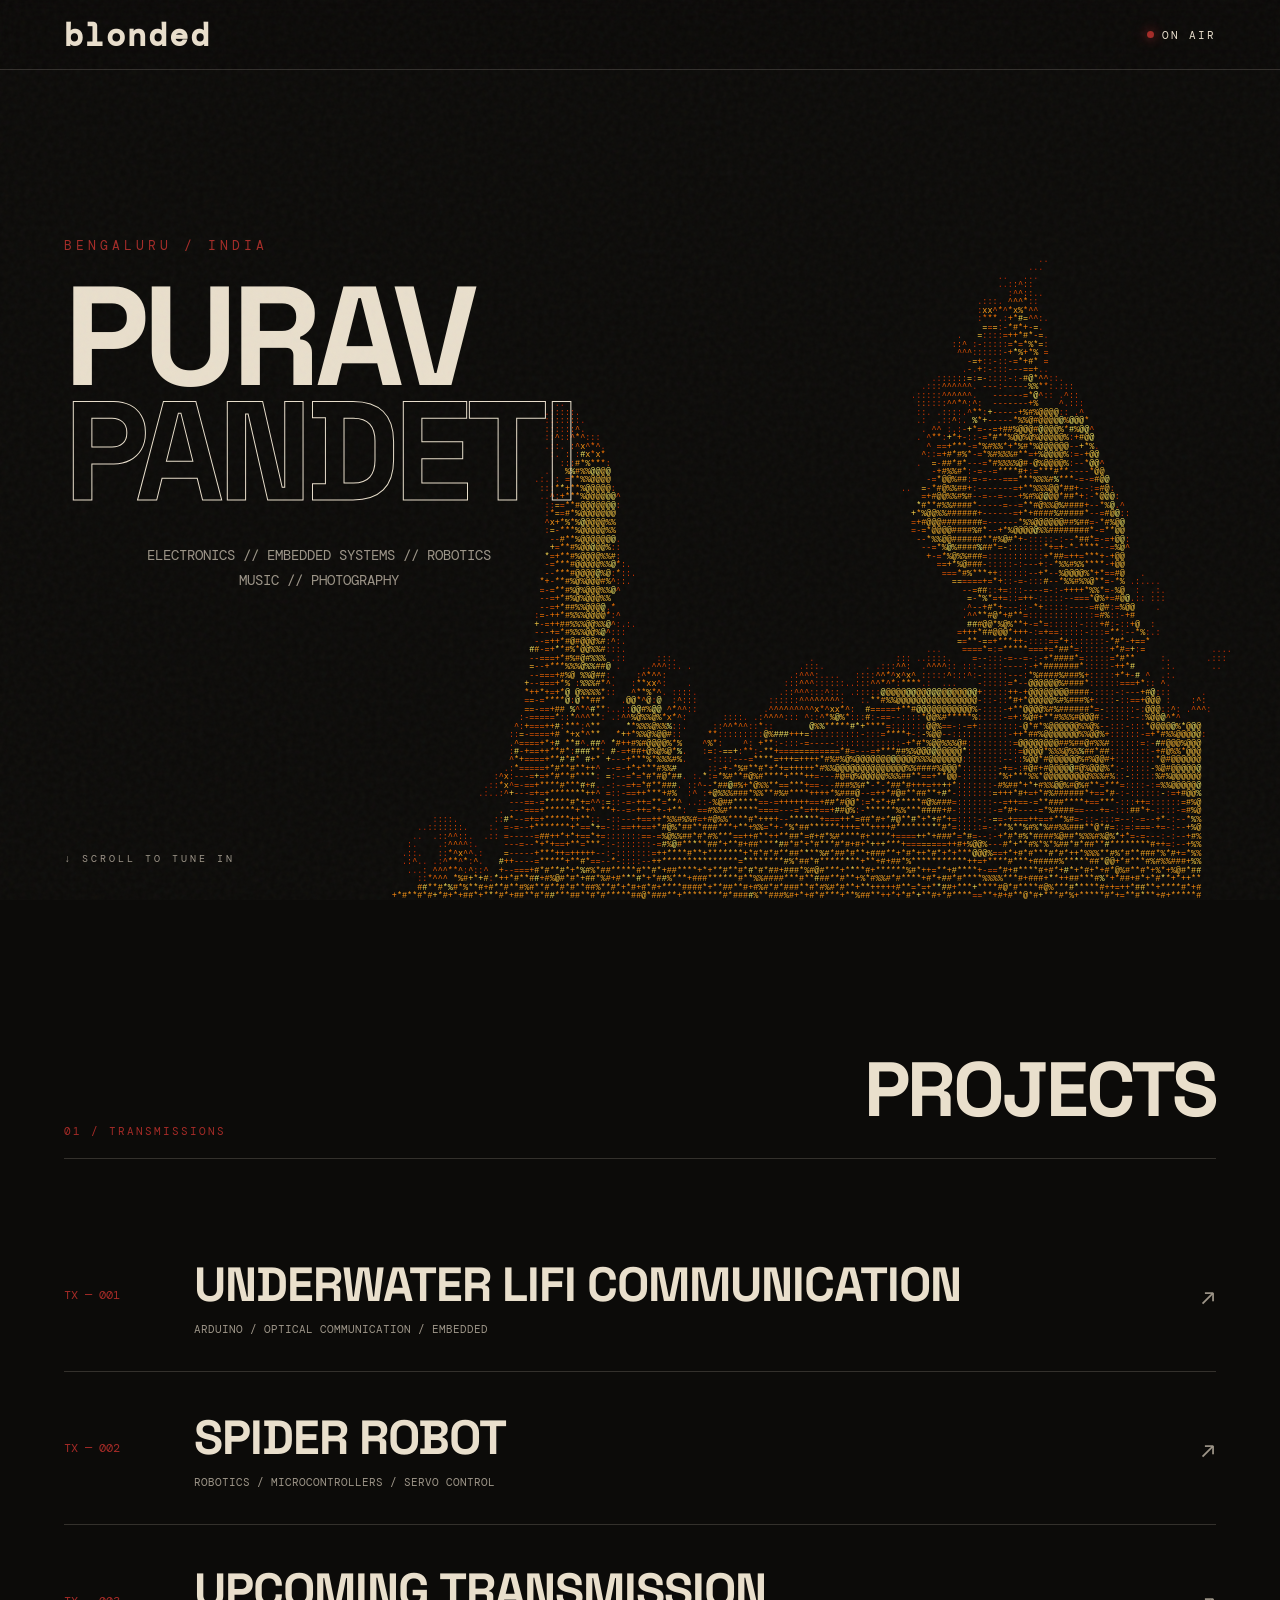
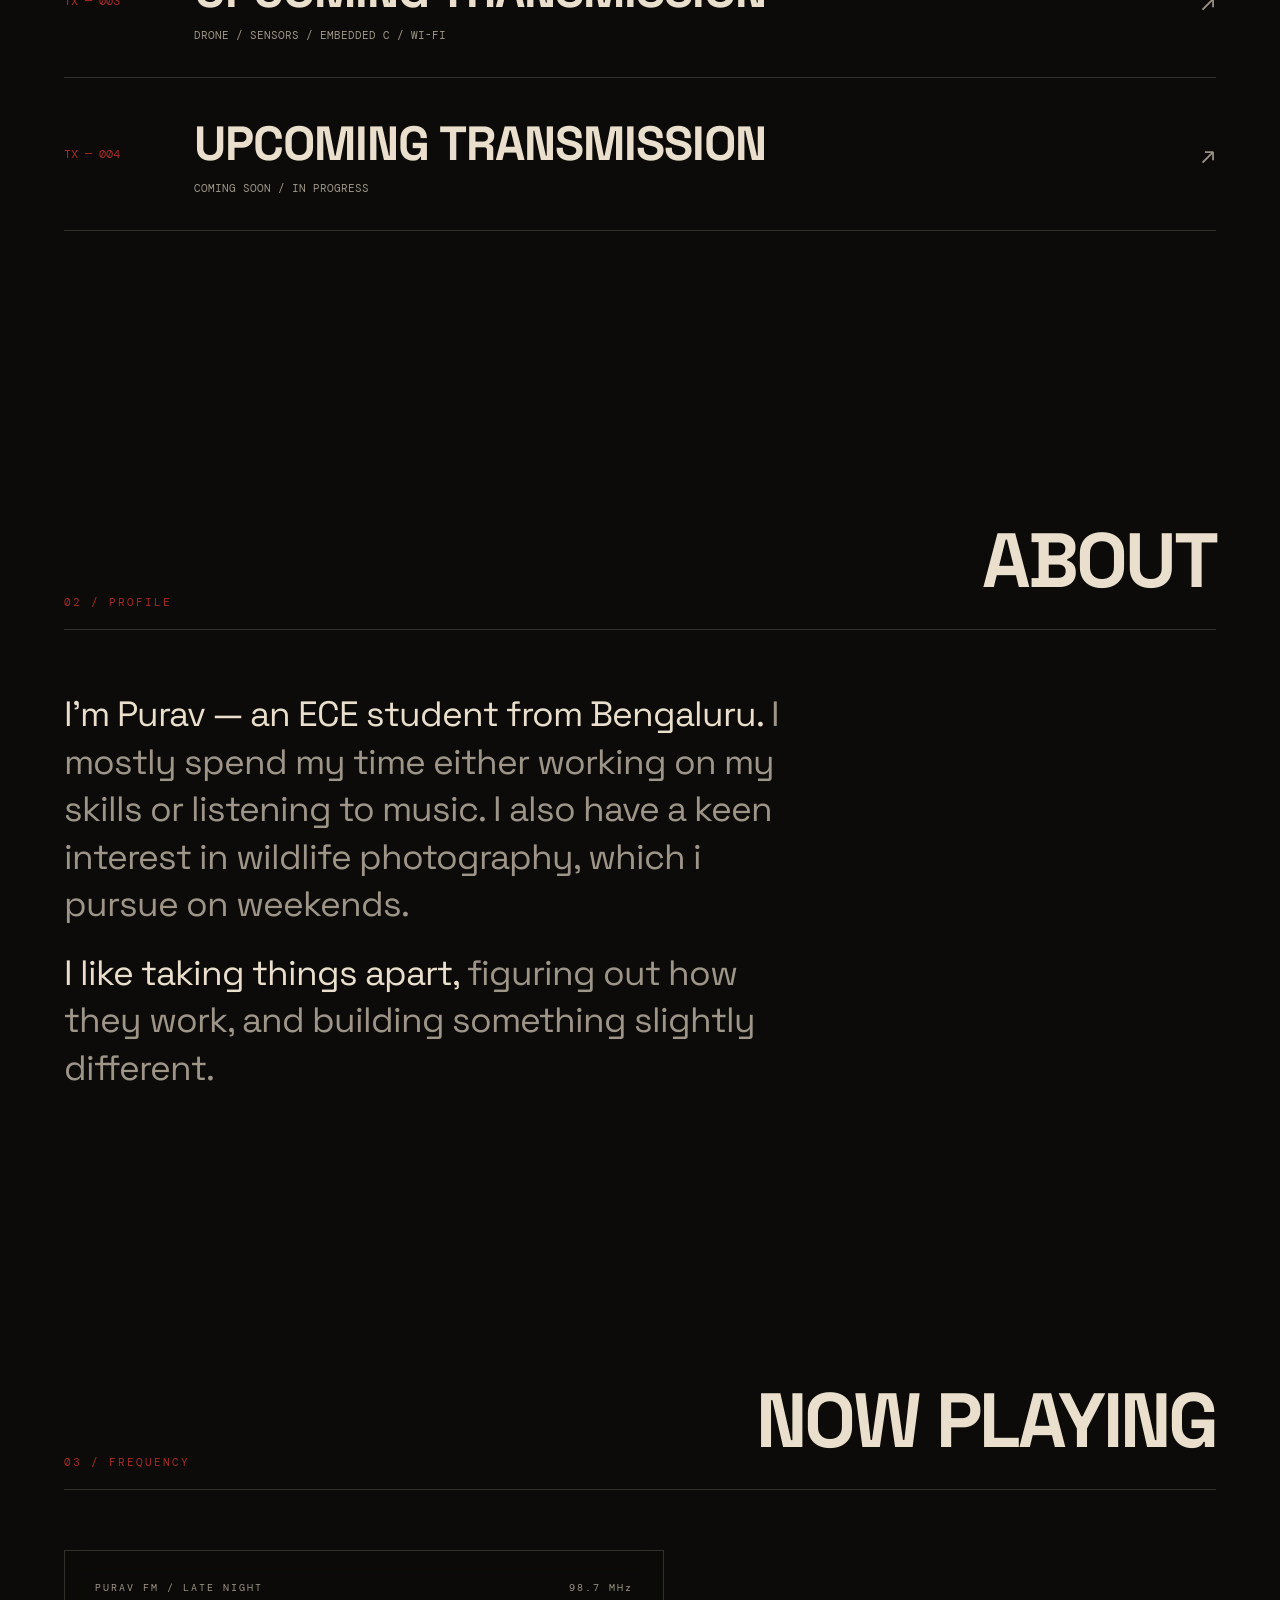
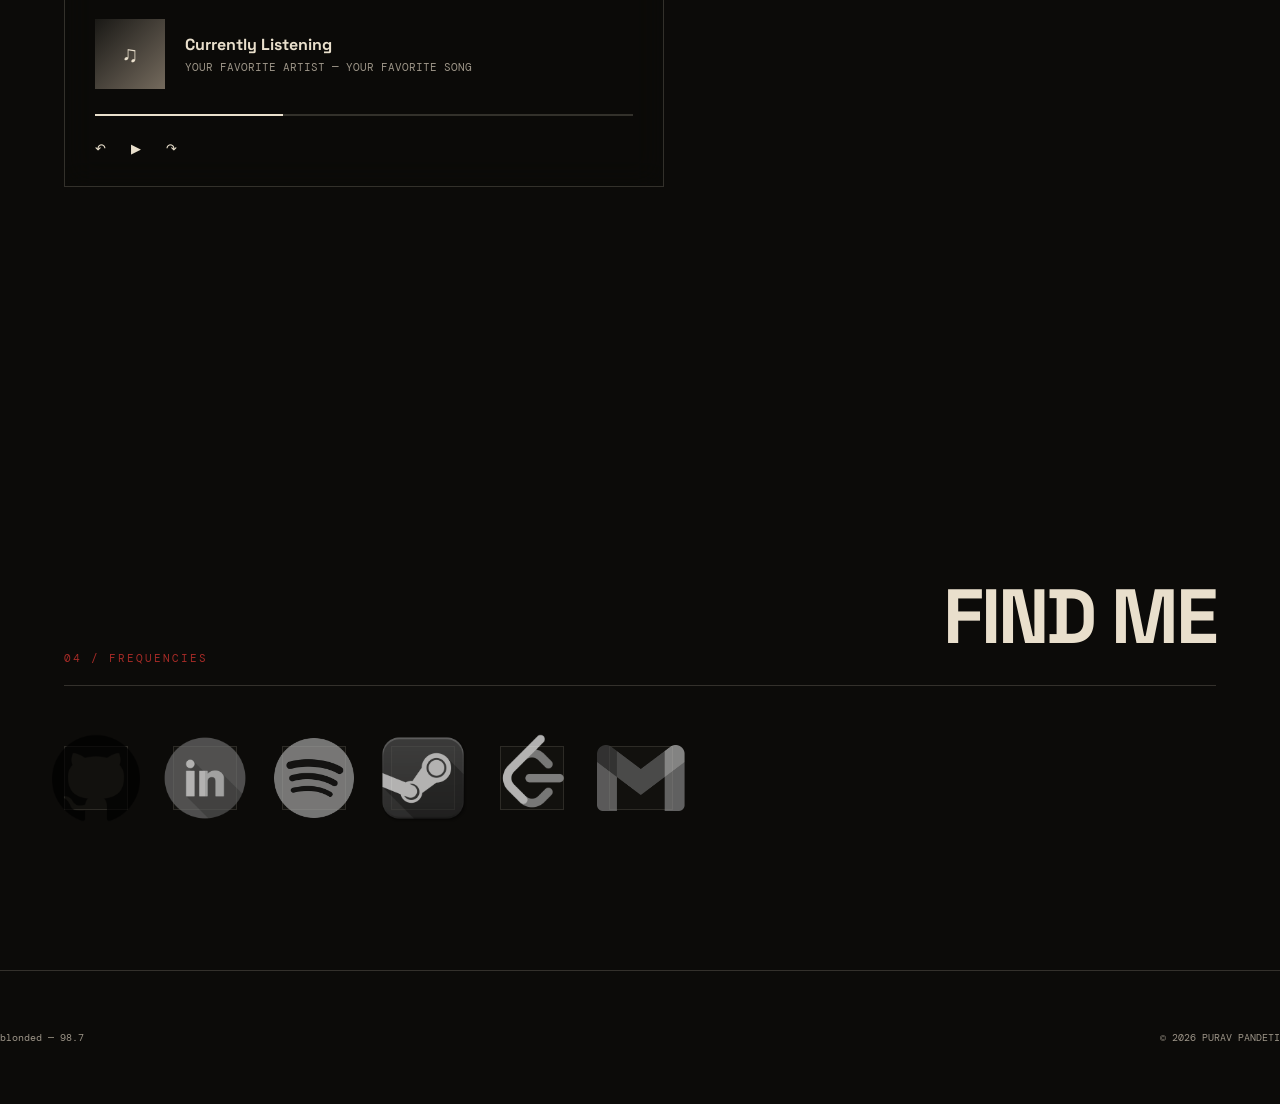
<file: starter1.html>
<!DOCTYPE html>
<html lang="en">
<head>
<meta charset="UTF-8">
<meta name="viewport" content="width=device-width, initial-scale=1.0">

<title>blonded</title>

<link rel="preconnect" href="https://fonts.googleapis.com">
<link rel="preconnect" href="https://fonts.gstatic.com" crossorigin>

<link href="https://fonts.googleapis.com/css2?family=DM+Mono:wght@400;500&family=Space+Grotesk:wght@400;500;600;700&display=swap" rel="stylesheet">
<link rel="stylesheet" href="style1.css">

</head>


<body>

<div class="grain"></div>
<div class="fire-wrap"><canvas id="fire" aria-hidden="true"></canvas></div>


<header>

<div class="station">
blonded
</div>

<div class="live">
<span class="live-dot"></span>
ON AIR
</div>

</header>


<main>

<section class="hero">

<div class="hero-content">

<div class="frequency">
BENGALURU / INDIA
</div>

<h1>
PURAV
<span>PANDETI</span>
</h1>

<p class="subtitle">
ELECTRONICS // EMBEDDED SYSTEMS // ROBOTICS
<br>
<span class="music-line">MUSIC // PHOTOGRAPHY</span>
</p>

</div>

<div class="scroll">
↓ SCROLL TO TUNE IN
</div>

</section>

<!-- TRANSMISSIONS -->

<section id="projects">

<div class="section-top">

<div class="section-number">
01 / TRANSMISSIONS
</div>

<h2 class="section-title">
Projects
</h2>

</div>


<div class="transmission">

<div class="transmission-number">
TX — 001
</div>

<div>

<h3>Underwater LiFi Communication</h3>

<p>ARDUINO / OPTICAL COMMUNICATION / EMBEDDED</p>

</div>

<div class="arrow">
↗
</div>

</div>


<div class="transmission">

<div class="transmission-number">
TX — 002
</div>

<div>

<h3>Spider Robot</h3>

<p>ROBOTICS / MICROCONTROLLERS / SERVO CONTROL</p>

</div>

<div class="arrow">
↗
</div>

</div>


<div class="transmission">

<div class="transmission-number">
TX — 003
</div>

<div>

<h3>Upcoming Transmission</h3>

<p>DRONE / SENSORS / EMBEDDED C / WI-FI</p>

</div>  

<div class="arrow">
↗
</div>

</div>


<div class="transmission">

<div class="transmission-number">
TX — 004
</div>

<div>

<h3>Upcoming Transmission</h3>

<p>COMING SOON / IN PROGRESS</p>

</div>

<div class="arrow">
↗
</div>

</div>

</section>

<!-- ABOUT -->

<section id="about">

<div class="section-top">

<div class="section-number">
02 / PROFILE
</div>

<h2 class="section-title">
About
</h2>

</div>


<div class="about">

<p>
I'm Purav — an ECE student from Bengaluru.
<span>I mostly spend my time either working on my skills or listening
  to music. I also have a keen interest in wildlife photography, which
  i pursue on weekends.

</span>
</p>

<br>

<p>
I like taking things apart,
<span>figuring out how they work,
and building something slightly different.</span>
</p>

</div>

</section>

<!-- MUSIC -->

<section>

<div class="section-top">

<div class="section-number">
03 / FREQUENCY
</div>

<h2 class="section-title">
Now playing
</h2>

</div>


<div class="player">

<div class="player-top">

<div class="player-label">
PURAV FM / LATE NIGHT
</div>

<div class="player-label">
98.7 MHz
</div>

</div>


<div class="album">

<div class="album-art">
♫
</div>

<div class="song">

<h3>Currently Listening</h3>

<p>YOUR FAVORITE ARTIST — YOUR FAVORITE SONG</p>

</div>

</div>


<div class="progress">
<span></span>
</div>


<div class="controls">

<button>↶</button>
<button>▶</button>
<button>↷</button>

</div>

</div>

</section>


<!-- SOCIAL -->

<section class="frequencies">

    <div class="section-top">
        <div class="section-number">04 / FREQUENCIES</div>
        <h2 class="section-title">Find me</h2>
    </div>

    <div class="socials">

        <a class="social" href="https://github.com/YOUR_USERNAME" target="_blank">
            <img src="icons/github.png" alt="GitHub">
        </a>

        <a class="social" href="https://linkedin.com/in/YOUR_USERNAME" target="_blank">
            <img src="icons/linkedin.png" alt="LinkedIn">
        </a>

        <a class="social" href="https://open.spotify.com/" target="_blank">
            <img src="icons/spotify.png" alt="Spotify">
        </a>

        <a class="social" href="https://steamcommunity.com/" target="_blank">
            <img src="icons/steam.png" alt="Steam">
        </a>

        <a class="social" href="https://leetcode.com/" target="_blank">
            <img src="icons/Leetcode.png" alt="LeetCode">
        </a>

        <a class="social" href="mailto:your@email.com">
            <img src="icons/gmail.png" alt="Email">
        </a>

    </div>

</section>


</main>


<footer>

<div>
 blonded — 98.7
</div>


<div>
© 2026 PURAV PANDETI
</div>

</footer>
<script>
(()=>{
const G=`0000000000000000000000000000000000000000000000000000000000000000000000000000000000000000000000000000000000000000000000000046520000000000000000000000000000000000
0000000000000000000000000000000000000000000000000000000000000000000000000000000000000000000000000000000000000000000002321266542200000000000000000000000000000000
0000000000000000000000000000000000000000000000000000000000000000000000000000000000000000000000000000000000000000000021111244575220000000000000000000000000000000
0000000000000000000000000000000000000000000000000000000000000000000000000000000000000000000000000000000000000000000121111125358520000000000000000000000000000000
000000000000000000000000000000000000000000000000000000000000000000000000000000000000000000000000000000000000000000011111124fg46803000000000000000000000000000000
0000000000000000000000000000000000000000000000000000000000000000000000000000000000000000000000000000000000000000002241111123537603000000000000000000000000000000
0000000000000000000000000000000000000000000000000000000000000000000000000000000000000000000000000000000000000000002041111122233400000000000000000000000000000000
0000000000000000000000000000000000000000000000000000000000000000000000000000000000000000000000000000000000000000002022111121279600000000000000000000000000000000
0000000000000000000000000000000000000000000000000000000000000000000000000000000000000000000000000000000000000000000002221222228h00000000000000000000000000000000
0000000000000000000000000000000000000000000000000000000000000000000000000000000000000000000000000000000000000000000000022222236h00000000000000000000000000000000
0000000000000000000000000000000000000000000000000000000000000000000000000000000000000000000000000000000000000000000000022222224h00000000000000000000000000000000
0000000000000000000000000000000000000000000000000000000000000000000000000000000000000000000000000000000000000000000000322222ehhhi9990000000000000000000000000000
0000000000000000000000000000000000000000000000000000000000000000000000000000000000000000000000000000000000000000000553222226ghigii999hi9900000000000000000000000
0000000000000000000000000000000000000000000000000000000000000000000000000000000000000000000000000000000000000000023432234gg8999gh9998658990000000000000000000000
00000000000000000000000000000000000000000000000000000000000000000000000000000000000000000000000000000000000000344211235g55h99h9h99999814798000000000000000000000
00000000000000000000000000000000000000000000000000000000000000000000000000000000000000000000000000000000000033455523fgghh646875899999922368000000000000000000000
00000000000000000000000000000000000000600000000000000000000000000000000000000000000000000000000000000000000034fffh6235ghhhh7653489999812249900000000000000000000
00000000000000000000000000000000000007680000000000000000000000000000000000000000000000000000000000000000000225ggge22235ghhh8972989iii712259900000000000000000000
0000000000000000000000000000000000087788999900000000000000000000000000000000000000000000000000000000000000024gih751222235fff64136ffg5522226990000000000000000000
000000000000000000000000000000000003468899990000000000000000000000000000000000000000000000000000000000000023fhih77122222223356688hgh5552223799000000000000000000
000000000000000000000000000000000044668999990000000000000000000000000000000000000000000000000000000000000225gih8774122222223466hhii95674221379000000000000000000
00000000000000000000000000000000004556899999900000000000000000000000000000000000000000000000000000000000034ghhh77772222222224gghiiii6776412599900000000000000000
000000000000000000000000000000000236569999999000000000000000000000000000000000000000000000000000000000004555gh877775222223223efghhhi7777742268900000000000000000
00000000000000000000000000000000023758999999900000000000000000000000000000000000000000000000000000000003589987777777422222234eff7778777776213g990000000000000000
000000000000000000000000000000000458689999988000000000000000000000000000000000000000000000000000000000034gi9i77777777322222268899999977776325gh99000000000000000
00000000000000000000000000000000226668999998800000000000000000000000000000000000000000000000000000000003236hii87777775224689999888777777775235699000000000000000
00000000000000000000000000000000226568999999800000000000000000000000000000000000000000000000000000000000224ghii7777776578875421111121125776323499000000000000000
0000000000000000000000000000000023657899999800000000000000000000000000000000000000000000000000000000000002236hi8777777653111111115434242566622389000000000000000
00000000000000000000000000000004346678999988700000000000000000000000000000000000000000000000000000000000003236hi8777721111111111136773443566424h9000000000000000
000000000000000000000000000000022566799999889000000000000000000000000000000000000000000000000000000000000000334gh977721111121122412688788656624h9000000000000000
00000000000000000000000000000002255679999989000000000000000000000000000000000000000000000000000000000000000003336786664311111122442289999864633g9000000000000000
0000000000000000000000000000004425568989997800000000000000000000000000000000000000000000000000000000000000000002233334364112221117225887888553268000000000000000
0000000000000000000000000000003236578989998890000000000000000000000000000000000000000000000000000000000000000000022377114311122223212444458853279000000000000000
00000000000000000000000000000022346789899988000000000000000000000000000000000000000000000000000000000000000000000022586343113442111112233369843g9900000000000000
0000000000000000000000000000002234577889998000000000000000000000000000000000000000000000000000000000000000000000000224754222112641111122223797138990000000000000
00000000000000000000000000000032446788899880000000000000000000000000000000000000000000000000000000000000000000000000fghh6475631111111111111378112470000000000000
000000000000000000000000000003224477888998880000000000000000000000000000000000000000000000000000000000000000000000gghhhgh986542353111111111147121149000000000000
000000000000000000000000000002224367888998800000000000000000000000000000000000000000000000000000000000000000000034445gghh964442134231111111113651225800000000000
0000000000000000000000000000022344679799987000000000000000000000000000000000000000000000000000000000000000000000235522345654321111335411111112575233360000000000
0000000000000000000000000000562344678699887000000000000000000000000000000000000000000000000000000000000000000000033335312566563334357752111111467330300000000000
0000000000000000000000000000223334678797878000000000000000000000000000000000000000000000000000000000000000000000000321111222232124577776311111357650000000000000
0000000000000000000000000000222456688898877800000000000000000000000000000000000000000000000000000000000000000000000021111122212457777777611111244650000000000000
0000000000000000000000000000222334688088877000000000000000000000000000000000000000000000000000000000000000000000000021111122116877777777741111145425000000000000
0000000000000000000000000003223334580088876000000000000000000000000000000000000000000000000000000000000000000000000021111135229999998777761111113334000000000000
0000000000000000000000000005444434690988876000000000000000000000000000000000000000000000000000000999999999999999999941111144239999999977772111111222479000000000
0000000000000000000000000003223455680805776000099009090000000000000000000000000000000000000000065788999999999999999921111165469999987777774111111133399900000000
000000000000000000000000000332334770600066600000997799000000000000000000000000000000000000000073333345679999999999982111124559999hf77777776311111112199900000000
0000000000000000000000000002333335005000660000008888980000000000000000000000000000000000000000512332211115998655556711111234189gfggghhgghhh711111111189990000000
000000000000000000000000000433334505500066000004588888870000000000000000000000000008876656664356653111111199833212241111111129575899999ihhhh211111111f99999hf999
0000000000000000000000000022333345054000550006346888899700000000000000000098655443211111111111111356664211899221111111111114467589999999hhhhh411111123457hiiii99
000000000000000000000000002333454505550055004744787999985800000000000000036611111122222211111111111112467689988897111111111399999999hggghhghhf1111113124fiih8999
00000000000000000000000005233334556505555500523477498989560000031222300002ef33333333333336e3222345667788999999999411111111113999968ihiihgggggg1111111124gihh5999
000000000000000000000000064333345665650545032224655868886g00000211112223eedddddddddddefgg898999999999999888899999111111112211899g59ii9iihghiig411111111figiii999
00000000000000000000000005333334576675544002222464565788f00000011242587fefeeeddddddde78899999999999999887gggh999611111112d32179ge79i99ihihi99h511111111hhgii9999
000000000000000000000000022233345756755540021223536757hggg0000313fhgf57hhgeeeddddddd3222ghh88999998887765334efhh21111111fgfedgggfhh999iiiihh8gg11111111878999999
000000000000000000000000032234556655555440021223436656hgg0000022fhhhgg4ehhhfeddddd433222ggghh7424266fee444344ddd11111112hggfedeeghh998gh87f536563111111388999999
000000000000000000000000322233346645565440021123334556feg0000014hhhggggegge6787655544445gggh9123445ghgffgfffeed2111111124dddee345687677776433652111111111134799h
0000000000000000000000002222323455565543000211232443553ef0000012hhggggffe32234444443345ffgh95136454ffffffghhggg311111112234333235ggg75655433555111134311111135h9
000000000000000000000000222333456656545300654223234354236500033ghhgffeff5333322234344334eg9812feeeefggffffggfef21111111235f4222235ggggf33222432111575421111235hh
000000000000000000000006522343456656446500021122243344fggg8h734ghhg555ffe444422efeffe433344ddefffffghfffffgffef3111121123243334433456gg32112111322123223e21225hh
000000000000000000000003232245455565453343321133443335h98gggg6eggg554544gg35425geee6fffe544ddeed444eeeeeefffeef3111113215fgfghgggggghhggg55h6e3113133323321224gh
0000000000000000000000032222237544545433ed311111113323h98ggfggffgff5334fff444fffeedeee5hfffffeeeeef4323334effgg5367312124fffggggggghhggggggg89he46323222111224gh
0000000000000000000000022222244543345434fe21111111112368hgfffffeffffffefffffffffffffffeeeffffffffffefd3333333344748998222feffgggggggffffffff5gfefffffffe431224gg
0000000000000000000000022222245554434444422121111111334eeeeefeeeefffff4ffffffffggffffgeeeefgffffggffffffefeed444656999833eedeeeefffffffffhhgff78fgffggffgfe435gh
0000000000000000000000544222235666645576322252111122ddeeefefffeeeeeeede6feefefghfggfgffeeeffffffffffgggffeeeefffef443466eefeeffgffghgeefefffghh4fgfffghfggggefh8
00000000000000000000003223334eefffffffgggggeed5eeeffgffffffffeedeefffffeggfeefggffgghgfgfeeeefgffffffggffe4deffffffe4233ee4eeeeefeffffeeeefefefihffffffgffhheefe
0000000000000fggefeg0feefgffffeeghgfgffggfggffefeffffghgffffffffffffffffhhfggffffgffgggfffeedhfeggfffffeedeeefeeeffffghihefeeeeeedeedegfffffge45ggfgffffffffeeee
000000gggfffggfgffeeeeffffghgfffffffffffggfeffeeffffgffffffffgffffggffgfgggfffffgffgfgggffeeefeeed445fededdfffe4effdd555ghffeeeegigfefffffffffdddfffgfffffffffef
0ffeffffffffffffeeeeeeffffffffffffffggffffffffffgfhfgfffffffffffffgggggghgffggggffffffeffddeghggf4454fedddeeefgeeee33564e4effigffgffgfgffgffffeddeeeffffffffffff`.split('\n'),R=G.length,C=G[0].length;
const PT=14,PS=8,TR=R+PT,TC=C+PS*2;
const c=document.getElementById('fire'),x=c.getContext('2d');
const N=TR*TC,lvl=new Uint8Array(N),gnd=new Uint8Array(N),edge=new Uint8Array(N),top=new Uint8Array(N);
for(let r=0;r<R;r++)for(let i=0;i<C;i++){const code=G[r].charCodeAt(i),k=(r+PT)*TC+i+PS;
  if(code>=97){lvl[k]=code-96;gnd[k]=1}else lvl[k]=code-48;}
for(let r=1;r<TR-1;r++)for(let i=1;i<TC-1;i++){const k=r*TC+i;if(!lvl[k])continue;
  if(!lvl[k-TC])top[k]=1;
  if(!lvl[k-1]||!lvl[k+1]||!lvl[k-TC]||!lvl[k+TC])edge[k]=1;}
const figRamp=' .:-=+*#%@',fireRamp=' .:^*x%#@';
const colors=[];for(let q=0;q<=16;q++){const t=q/16;colors.push(`hsl(${8+t*46} 100% ${34+t*36}%)`)}
let heat=new Float32Array(N),tmp=new Float32Array(N),cw,fs;
function size(){
  const dpr=Math.min(devicePixelRatio||1,2),w=innerWidth,H=innerHeight;
  const maxW=w*(w<760?1.05:.7),maxH=H*.82;
  fs=Math.min(maxH/TR,maxW/(TC*.6));cw=fs*.6;
  const cwid=cw*TC,chei=fs*TR;
  c.width=cwid*dpr;c.height=chei*dpr;c.style.width=cwid+'px';c.style.height=chei+'px';
  x.setTransform(dpr,0,0,dpr,0,0);x.font=fs+'px monospace';x.textBaseline='top';
}
function step(t){
  for(let r=0;r<TR-1;r++){
    const b=(r+1)*TC,b2=Math.min(TR-1,r+2)*TC,sh=Math.round(Math.sin(t*.0025+r*.12)*1.2);
    for(let i=0;i<TC;i++){
      const j=Math.min(TC-1,Math.max(0,i+sh));
      const s=(heat[b+Math.max(0,j-1)]+heat[b+j]+heat[b+Math.min(TC-1,j+1)]+heat[b2+j])/4;
      tmp[r*TC+i]=Math.max(0,s-.03-Math.random()*.05);
    }
  }
  for(let i=0;i<TC;i++)tmp[(TR-1)*TC+i]=0;
  [heat,tmp]=[tmp,heat];
  for(let k=0;k<N;k++){if(!lvl[k])continue;
    const p=top[k]?.5:edge[k]?.22:gnd[k]?.04:.012;
    if(Math.random()<p)heat[k]=Math.max(heat[k],.65+Math.random()*.35);}
}
function draw(){
  x.clearRect(0,0,c.width,c.height);
  for(let r=0;r<TR;r++)for(let i=0;i<TC;i++){
    const k=r*TC+i,v=heat[k],L=lvl[k];let ch,t;
    if(L){
      let n=2+Math.round((L-1)*7/8);
      if(gnd[k]){n=Math.min(9,Math.max(1,n+(Math.random()<.3?1:0)-(Math.random()<.15?1:0)));t=Math.min(1,.28+n/9*.4+v*.4);}
      else{if(v>.45)n++;if(Math.random()<.06)n++;n=Math.min(9,n);t=Math.min(1,n/9*.75+v*.45);}
      ch=figRamp[n];
    }else{
      if(v<.07)continue;
      const n=Math.min(8,Math.floor(v*8.5)+1);ch=fireRamp[n];t=Math.min(1,v*1.1);
    }
    x.fillStyle=colors[Math.round(t*16)];x.fillText(ch,i*cw,r*fs);
  }
}
size();
if(matchMedia('(prefers-reduced-motion: reduce)').matches){for(let i=0;i<70;i++)step(i*40);draw();}
else{let last=0;(function loop(ts){if(ts-last>42){last=ts;step(ts);draw();}requestAnimationFrame(loop);})(0);}
addEventListener('resize',size);
})();
</script>
</body>
</html>
</file>
<file: style1.css>
:root {
    --black: #0c0b09;
    --cream: #e9dfcc;
    --muted: #9d9588;
    --red: #a52b27;
    --line: rgba(233,223,204,.18);
}

* {
    box-sizing: border-box;
    margin: 0;
    padding: 0;
}

html {
    scroll-behavior: smooth;
}

body {
    background: var(--black);
    color: var(--cream);
    font-family: "Space Grotesk", sans-serif;
    overflow-x: hidden;
}


/* GRAIN */

.grain {
    position: fixed;
    inset: 0;

    pointer-events: none;

    opacity: .08;

    background-image:
        url("data:image/svg+xml,%3Csvg viewBox='0 0 180 180' xmlns='http://www.w3.org/2000/svg'%3E%3Cfilter id='n'%3E%3CfeTurbulence type='fractalNoise' baseFrequency='.9' numOctaves='4' stitchTiles='stitch'/%3E%3C/filter%3E%3Crect width='100%25' height='100%25' filter='url(%23n)' opacity='.5'/%3E%3C/svg%3E");

    z-index: 20;
}

/* TOP BAR */

header {
    position: fixed;
    top: 0;
    left: 0;
    right: 0;

    height: 70px;

    display: flex;
    align-items: center;
    justify-content: space-between;

    padding: 0 5vw;

    border-bottom: 1px solid var(--line);

    background: rgba(12,11,9,.45);

    backdrop-filter: blur(12px);

    z-index: 10;
}

.station {
    font-family: "DM Mono", monospace;
    font-weight: bold;
    font-size: 2.0rem;
    letter-spacing: 2px;
}

.live {
    display: flex;
    align-items: center;
    gap: 8px;

    font-family: "DM Mono", monospace;
    font-size: .7rem;
    letter-spacing: 2px;
}

.live-dot {
    width: 7px;
    height: 7px;

    background: var(--red);

    border-radius: 50%;

    box-shadow: 0 0 12px var(--red);
}

/* MAIN */

main {
    position: relative;
    z-index: 1;
    width: min(1200px, 90%);
    margin: auto;
}

/* HERO */

.hero {
    position: relative;
    min-height: 100vh;

    display: flex;
    align-items: center;

    padding-top: 70px;
}

.hero-content {
    max-width: 800px;
}

.frequency {
    font-family: "DM Mono", monospace;

    color: var(--red);

    font-size: .8rem;

    letter-spacing: 4px;

    margin-bottom: 25px;
}

.hero h1 {
    font-size: clamp(4rem, 11vw, 9rem);

    line-height: .82;

    letter-spacing: -6px;

    text-transform: uppercase;
}

.hero h1 span {
    display: block;
    color: transparent;

    -webkit-text-stroke: 1px var(--cream);
}

.subtitle {
    margin-top: 35px;
    font-family: "DM Mono", monospace;
    color: var(--muted);
    width: 100%;
    max-width: none;
    font-size: .85rem;
    line-height: 1.8;
    text-align: center;
}

.music-line {
    display: block;
    text-align: center;
}

/* SCROLL */

.scroll {
    position: absolute;

    bottom: 35px;
    left: 0;

    font-family: "DM Mono", monospace;

    font-size: .65rem;

    letter-spacing: 3px;

    color: var(--muted);
}

.fire-wrap {
    position: absolute;
    top: 0;
    left: 0;
    width: 100%;
    height: 100vh;
    overflow: hidden;
    pointer-events: none;
    z-index: 0;
}

#fire {
    position: absolute;
    right: 3vw;
    bottom: 0;
}

section {
    padding: 140px 0;
}

.section-top {
    display: flex;

    justify-content: space-between;

    align-items: end;

    border-bottom: 1px solid var(--line);

    padding-bottom: 20px;

    margin-bottom: 60px;
}

.section-number {
    font-family: "DM Mono", monospace;

    font-size: .7rem;

    color: var(--red);

    letter-spacing: 2px;
}

.section-title {
    font-size: clamp(2.5rem, 6vw, 5rem);

    letter-spacing: -3px;

    text-transform: uppercase;
}

/* RADIO PLAYER */

.player {
    border: 1px solid var(--line);

    background: rgba(12,11,9,.65);

    backdrop-filter: blur(15px);

    padding: 30px;

    max-width: 600px;

    margin-bottom: 100px;
}

.player-top {
    display: flex;

    justify-content: space-between;

    margin-bottom: 25px;
}

.player-label {
    font-family: "DM Mono", monospace;

    font-size: .65rem;

    color: var(--muted);

    letter-spacing: 2px;
}

.album {
    display: flex;

    gap: 20px;

    align-items: center;
}

.album-art {
    width: 70px;
    height: 70px;

    background:
        linear-gradient(135deg, #1a1916, #746a5d);

    display: flex;

    align-items: center;
    justify-content: center;

    font-size: 1.4rem;
}

.song h3 {
    font-size: 1rem;
}

.song p {
    color: var(--muted);

    font-family: "DM Mono", monospace;

    font-size: .7rem;

    margin-top: 5px;
}

.progress {
    height: 2px;

    background: var(--line);

    margin: 25px 0;
}

.progress span {
    display: block;

    width: 35%;

    height: 100%;

    background: var(--cream);
}

.controls {
    display: flex;

    gap: 25px;

    font-size: .9rem;
}

.controls button {
    border: none;

    background: none;

    color: var(--cream);

    cursor: pointer;
}

/* TRANSMISSIONS */

.transmission {
    display: grid;

    grid-template-columns: 100px 1fr auto;

    align-items: center;

    gap: 30px;

    padding: 35px 0;

    border-bottom: 1px solid var(--line);

    transition: .3s;

    cursor: pointer;
}

.transmission:hover {
    padding-left: 20px;

    background: rgba(233,223,204,.03);
}

.transmission-number {
    font-family: "DM Mono", monospace;

    color: var(--red);

    font-size: .75rem;
}

.transmission h3 {
    font-size: clamp(1.5rem, 4vw, 3rem);

    text-transform: uppercase;

    letter-spacing: -1px;
}

.transmission p {
    color: var(--muted);

    font-family: "DM Mono", monospace;

    font-size: .7rem;

    margin-top: 7px;
}

.arrow {
    font-size: 1.5rem;

    color: var(--muted);
}

/* ABOUT */

.about {
    max-width: 750px;
}

.about p {
    font-size: clamp(1.4rem, 3vw, 2.2rem);

    line-height: 1.35;

    letter-spacing: -1px;
}

.about p span {
    color: var(--muted);
}

/* SOCIAL */

.frequencies {
    position: relative;
}

.socials {
    display: flex;
    align-items: center;
    gap: 45px;

    margin-top: 42px;
    padding-bottom: 20px;
}

.social {
    position: relative;

    width: 64px;
    height: 64px;

    display: flex;
    align-items: center;
    justify-content: center;

    text-decoration: none;

    border: 1px solid rgba(235, 227, 210, 0.12);

    background: rgba(235, 227, 210, 0.025);

    transition:
        transform .3s ease,
        border-color .3s ease,
        background .3s ease;
}

.social img {
    width: 88px;
    height: 88xpx;

    object-fit: contain;

    opacity: .68;

    filter: grayscale(100%);
    
    transition:
        transform .3s ease,
        opacity .3s ease,
        filter .3s ease;
}

.social:hover {
    transform: translateY(-6px);

    border-color: rgba(235, 227, 210, 0.4);

    background: rgba(235, 227, 210, 0.08);
}

.social:hover img {
    opacity: 1;
    filter: grayscale(0%);
    transform: scale(1.08);
}
/* FOOTER */

footer {
    padding: 60px 0;

    border-top: 1px solid var(--line);

    display: flex;

    justify-content: space-between;

    color: var(--muted);

    font-family: "DM Mono", monospace;

    font-size: .65rem;
}

/* MOBILE */

@media(max-width:700px) {

    .fire-wrap {
        opacity: .45;
    }

    header {
        padding: 0 5%;
    }

    .hero h1 {
        font-size: 4rem;

        letter-spacing: -3px;
    }

    section {
        padding: 100px 0;
    }

    .transmission {
        grid-template-columns: 50px 1fr 20px;

        gap: 15px;
    }

    .transmission h3 {
        font-size: 1.4rem;
    }

    footer {
        flex-direction: column;

        gap: 15px;
    }
}
</file>
